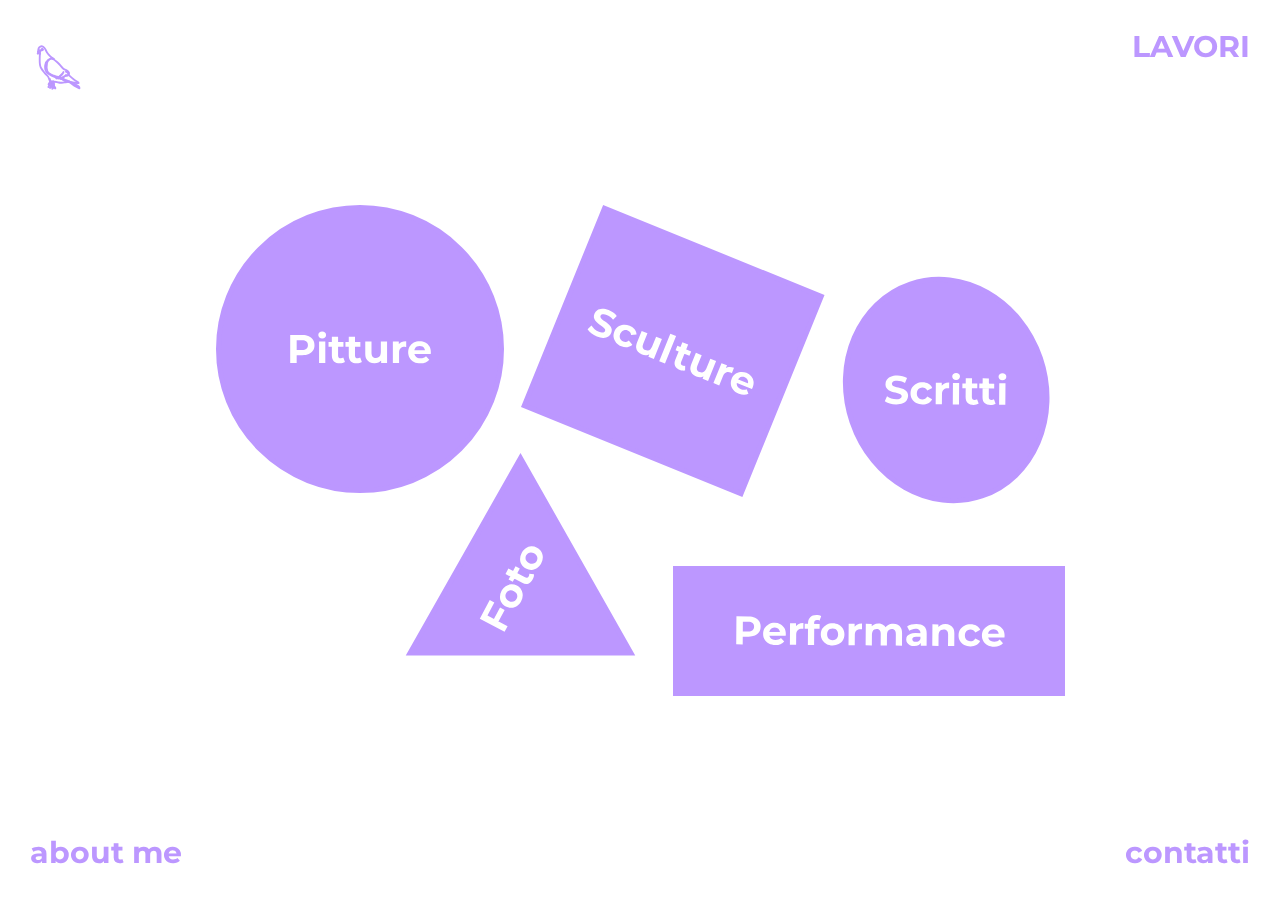
<file: opere/index.html>
<html lang="en">
<head>
    <meta charset="UTF-8">
    <meta name="viewport" content="width=device-width, initial-scale=1.0">
    <title>Pitospaintings</title>
    <link rel="stylesheet" href="/css/modern-normalize.css">
    <link rel="stylesheet" href="/css/style.css">
    <link rel="stylesheet" href="/css/operenav.css">


    
</head>

<body id="main" class="bodyLight">
    <header>
        <a href="/nav.html">
            <img id="piccione" src="/immagini/picer.svg" alt="piccione eretto">
        </a>
        
        <h1 id="lavori">lavori</h1>
    </header>


    <!-- Menù da dispositivo MOBILE -->
    <nav class="operenavmobile">
        <svg width="355" height="620" viewBox="0 0 355 620" fill="none" xmlns="http://www.w3.org/2000/svg">
            <a href="/opere/pitture.html">
                <circle class="shape" cx="102" cy="102" r="99.5" fill="#BC97FF" stroke="#BC97FF" stroke-width="5"/>
                <path class="text" d="M50.0271 113V92H59.1171C60.9971 92 62.6171 92.31 63.9771 92.93C65.3371 93.53 66.3871 94.4 67.1271 95.54C67.8671 96.68 68.2371 98.04 68.2371 99.62C68.2371 101.18 67.8671 102.53 67.1271 103.67C66.3871 104.81 65.3371 105.69 63.9771 106.31C62.6171 106.91 60.9971 107.21 59.1171 107.21H52.7271L54.8871 105.02V113H50.0271ZM54.8871 105.56L52.7271 103.25H58.8471C60.3471 103.25 61.4671 102.93 62.2071 102.29C62.9471 101.65 63.3171 100.76 63.3171 99.62C63.3171 98.46 62.9471 97.56 62.2071 96.92C61.4671 96.28 60.3471 95.96 58.8471 95.96H52.7271L54.8871 93.65V105.56ZM71.6698 113V96.86H76.3498V113H71.6698ZM74.0098 94.61C73.1498 94.61 72.4498 94.36 71.9098 93.86C71.3698 93.36 71.0998 92.74 71.0998 92C71.0998 91.26 71.3698 90.64 71.9098 90.14C72.4498 89.64 73.1498 89.39 74.0098 89.39C74.8698 89.39 75.5698 89.63 76.1098 90.11C76.6498 90.57 76.9198 91.17 76.9198 91.91C76.9198 92.69 76.6498 93.34 76.1098 93.86C75.5898 94.36 74.8898 94.61 74.0098 94.61ZM87.2932 113.24C85.3932 113.24 83.9132 112.76 82.8532 111.8C81.7932 110.82 81.2632 109.37 81.2632 107.45V93.29H85.9432V107.39C85.9432 108.07 86.1232 108.6 86.4832 108.98C86.8432 109.34 87.3332 109.52 87.9532 109.52C88.6932 109.52 89.3232 109.32 89.8432 108.92L91.1032 112.22C90.6232 112.56 90.0432 112.82 89.3632 113C88.7032 113.16 88.0132 113.24 87.2932 113.24ZM78.7732 100.82V97.22H89.9632V100.82H78.7732ZM99.9788 113.24C98.0788 113.24 96.5988 112.76 95.5388 111.8C94.4788 110.82 93.9488 109.37 93.9488 107.45V93.29H98.6288V107.39C98.6288 108.07 98.8088 108.6 99.1688 108.98C99.5288 109.34 100.019 109.52 100.639 109.52C101.379 109.52 102.009 109.32 102.529 108.92L103.789 112.22C103.309 112.56 102.729 112.82 102.049 113C101.389 113.16 100.699 113.24 99.9788 113.24ZM91.4588 100.82V97.22H102.649V100.82H91.4588ZM113.226 113.24C111.886 113.24 110.686 112.98 109.626 112.46C108.586 111.94 107.776 111.15 107.196 110.09C106.616 109.01 106.326 107.64 106.326 105.98V96.86H111.006V105.29C111.006 106.63 111.286 107.62 111.846 108.26C112.426 108.88 113.236 109.19 114.276 109.19C114.996 109.19 115.636 109.04 116.196 108.74C116.756 108.42 117.196 107.94 117.516 107.3C117.836 106.64 117.996 105.82 117.996 104.84V96.86H122.676V113H118.236V108.56L119.046 109.85C118.506 110.97 117.706 111.82 116.646 112.4C115.606 112.96 114.466 113.24 113.226 113.24ZM127.012 113V96.86H131.482V101.42L130.852 100.1C131.332 98.96 132.102 98.1 133.162 97.52C134.222 96.92 135.512 96.62 137.032 96.62V100.94C136.832 100.92 136.652 100.91 136.492 100.91C136.332 100.89 136.162 100.88 135.982 100.88C134.702 100.88 133.662 101.25 132.862 101.99C132.082 102.71 131.692 103.84 131.692 105.38V113H127.012ZM147.707 113.24C145.867 113.24 144.247 112.88 142.847 112.16C141.467 111.44 140.397 110.46 139.637 109.22C138.877 107.96 138.497 106.53 138.497 104.93C138.497 103.31 138.867 101.88 139.607 100.64C140.367 99.38 141.397 98.4 142.697 97.7C143.997 96.98 145.467 96.62 147.107 96.62C148.687 96.62 150.107 96.96 151.367 97.64C152.647 98.3 153.657 99.26 154.397 100.52C155.137 101.76 155.507 103.25 155.507 104.99C155.507 105.17 155.497 105.38 155.477 105.62C155.457 105.84 155.437 106.05 155.417 106.25H142.307V103.52H152.957L151.157 104.33C151.157 103.49 150.987 102.76 150.647 102.14C150.307 101.52 149.837 101.04 149.237 100.7C148.637 100.34 147.937 100.16 147.137 100.16C146.337 100.16 145.627 100.34 145.007 100.7C144.407 101.04 143.937 101.53 143.597 102.17C143.257 102.79 143.087 103.53 143.087 104.39V105.11C143.087 105.99 143.277 106.77 143.657 107.45C144.057 108.11 144.607 108.62 145.307 108.98C146.027 109.32 146.867 109.49 147.827 109.49C148.687 109.49 149.437 109.36 150.077 109.1C150.737 108.84 151.337 108.45 151.877 107.93L154.367 110.63C153.627 111.47 152.697 112.12 151.577 112.58C150.457 113.02 149.167 113.24 147.707 113.24Z" fill="white"/>
              </a>

            <a href="/opere/sculture.html">
                <rect class="shape" x="222.891" y="137.638" width="141.853" height="128.95" transform="rotate(24.7716 222.891 137.638)" fill="#BC97FF" stroke="#BC97FF" stroke-width="5"/>
                <path class="text" d="M202.752 215.762C201.194 215.133 199.784 214.326 198.521 213.342C197.265 212.339 196.336 211.327 195.734 210.308L198.634 207.532C199.229 208.462 200.014 209.35 200.988 210.197C201.988 211.032 203.072 211.685 204.24 212.157C205.13 212.517 205.878 212.722 206.483 212.772C207.115 212.811 207.624 212.725 208.011 212.515C208.398 212.305 208.673 211.995 208.838 211.587C209.048 211.068 209.009 210.578 208.72 210.116C208.44 209.636 208.003 209.169 207.41 208.714C206.825 208.24 206.158 207.755 205.409 207.259C204.687 206.751 203.97 206.203 203.259 205.614C202.566 205.032 201.969 204.402 201.466 203.725C200.963 203.047 200.633 202.289 200.476 201.449C200.338 200.616 200.478 199.681 200.897 198.642C201.347 197.53 202.052 196.639 203.012 195.97C203.998 195.29 205.203 194.924 206.626 194.873C208.074 194.811 209.716 195.15 211.552 195.892C212.776 196.386 213.922 197.021 214.989 197.797C216.064 198.555 216.939 199.404 217.616 200.346L214.843 203.206C214.144 202.32 213.389 201.573 212.578 200.965C211.774 200.338 210.936 199.849 210.064 199.497C209.193 199.145 208.438 198.959 207.799 198.938C207.16 198.917 206.653 199.025 206.277 199.262C205.908 199.48 205.638 199.802 205.466 200.228C205.264 200.729 205.303 201.219 205.584 201.699C205.872 202.161 206.312 202.619 206.905 203.074C207.498 203.529 208.155 204.011 208.878 204.518C209.619 205.033 210.34 205.572 211.04 206.135C211.758 206.706 212.369 207.33 212.872 208.007C213.375 208.685 213.696 209.44 213.834 210.272C213.991 211.112 213.863 212.042 213.452 213.062C213.01 214.156 212.299 215.034 211.32 215.696C210.341 216.357 209.128 216.719 207.679 216.781C206.249 216.851 204.607 216.511 202.752 215.762ZM221.065 223.028C219.451 222.376 218.145 221.471 217.146 220.313C216.155 219.136 215.533 217.817 215.282 216.357C215.049 214.904 215.232 213.436 215.831 211.952C216.438 210.45 217.325 209.266 218.494 208.401C219.689 207.525 221.049 207.017 222.572 206.877C224.102 206.719 225.674 206.965 227.288 207.617C228.864 208.253 230.102 209.141 231 210.28C231.907 211.401 232.391 212.686 232.453 214.135L228.357 214.584C228.252 213.722 227.97 213.004 227.512 212.431C227.072 211.865 226.508 211.443 225.822 211.166C225.08 210.866 224.345 210.764 223.617 210.858C222.889 210.952 222.225 211.234 221.626 211.704C221.045 212.181 220.578 212.855 220.226 213.727C219.874 214.599 219.742 215.408 219.828 216.155C219.934 216.909 220.215 217.573 220.674 218.146C221.133 218.72 221.733 219.156 222.475 219.456C223.161 219.733 223.855 219.83 224.557 219.747C225.286 219.652 225.99 219.322 226.672 218.756L229.297 221.951C228.253 222.932 227.013 223.521 225.575 223.716C224.145 223.894 222.641 223.664 221.065 223.028ZM236.582 229.293C235.34 228.792 234.324 228.101 233.536 227.222C232.766 226.351 232.311 225.315 232.17 224.115C232.037 222.896 232.281 221.517 232.902 219.978L236.317 211.521L240.657 213.274L237.5 221.091C236.999 222.333 236.888 223.356 237.167 224.159C237.473 224.951 238.108 225.542 239.072 225.931C239.74 226.201 240.389 226.301 241.021 226.233C241.66 226.146 242.248 225.866 242.784 225.392C243.328 224.9 243.783 224.199 244.15 223.291L247.138 215.891L251.478 217.643L245.435 232.609L241.317 230.947L242.98 226.83L243.248 228.329C242.328 229.166 241.268 229.654 240.068 229.795C238.894 229.925 237.732 229.758 236.582 229.293ZM249.455 234.233L257.79 213.592L262.129 215.344L253.794 235.985L249.455 234.233ZM264.966 240.755C263.204 240.043 262.011 239.044 261.388 237.757C260.772 236.452 260.823 234.909 261.542 233.128L266.844 219.998L271.184 221.751L265.904 234.825C265.65 235.456 265.618 236.014 265.81 236.502C266.009 236.97 266.396 237.32 266.971 237.553C267.657 237.83 268.316 237.88 268.948 237.704L268.88 241.236C268.308 241.371 267.673 241.395 266.975 241.307C266.303 241.209 265.633 241.024 264.966 240.755ZM261.716 226.048L263.064 222.71L273.44 226.9L272.092 230.238L261.716 226.048ZM277.249 245.715C276.007 245.213 274.991 244.523 274.203 243.644C273.433 242.772 272.978 241.736 272.837 240.536C272.704 239.318 272.948 237.939 273.569 236.4L276.984 227.943L281.324 229.695L278.167 237.512C277.666 238.755 277.555 239.777 277.834 240.581C278.14 241.373 278.775 241.963 279.739 242.353C280.407 242.622 281.056 242.723 281.688 242.654C282.327 242.567 282.915 242.287 283.451 241.813C283.995 241.321 284.45 240.621 284.817 239.712L287.805 232.313L292.145 234.065L286.102 249.031L281.985 247.368L283.647 243.251L283.915 244.751C282.995 245.587 281.935 246.076 280.735 246.217C279.561 246.347 278.399 246.179 277.249 245.715ZM290.122 250.654L296.165 235.688L300.31 237.362L298.603 241.59L298.513 240.13C299.385 239.253 300.421 238.744 301.621 238.603C302.828 238.444 304.137 238.648 305.546 239.218L303.929 243.223C303.751 243.13 303.587 243.053 303.439 242.993C303.298 242.915 303.144 242.842 302.977 242.775C301.791 242.295 300.688 242.249 299.669 242.636C298.676 243.011 297.891 243.913 297.315 245.341L294.461 252.407L290.122 250.654ZM309.222 258.626C307.516 257.937 306.149 256.996 305.12 255.805C304.11 254.62 303.485 253.311 303.244 251.877C303.011 250.424 303.194 248.955 303.794 247.472C304.4 245.97 305.279 244.782 306.429 243.91C307.606 243.026 308.928 242.503 310.395 242.34C311.87 242.16 313.368 242.376 314.889 242.99C316.354 243.582 317.543 244.429 318.457 245.531C319.397 246.622 319.974 247.891 320.188 249.336C320.41 250.763 320.195 252.283 319.544 253.896C319.476 254.063 319.388 254.254 319.28 254.469C319.179 254.666 319.082 254.853 318.988 255.031L306.832 250.122L307.854 247.591L317.73 251.579L315.757 251.656C316.072 250.877 316.187 250.136 316.104 249.434C316.021 248.732 315.765 248.111 315.336 247.571C314.915 247.012 314.333 246.583 313.591 246.284C312.849 245.984 312.123 245.885 311.414 245.987C310.73 246.078 310.111 246.356 309.556 246.822C309.009 247.27 308.574 247.892 308.252 248.69L307.982 249.357C307.653 250.173 307.537 250.968 307.635 251.741C307.758 252.502 308.077 253.181 308.592 253.777C309.132 254.362 309.847 254.834 310.737 255.194C311.535 255.516 312.279 255.676 312.97 255.674C313.679 255.68 314.381 255.543 315.077 255.263L316.375 258.699C315.374 259.201 314.268 259.456 313.058 259.463C311.854 259.451 310.576 259.172 309.222 258.626Z" fill="white"/>
                
            </a>
            
        <a href="/opere/performance.html">
            <path class="shape" d="M351.5 510.837V617.269H2.5V508.865L351.5 510.837Z" fill="#BC97FF" stroke="#BC97FF" stroke-width="5"/>
            <path class="text" d="M77.916 575.79L78.0816 554.791L87.1713 554.858C89.0513 554.871 90.6688 555.193 92.0239 555.823C93.3791 556.433 94.4222 557.311 95.1532 558.456C95.8842 559.602 96.2435 560.965 96.231 562.544C96.2187 564.104 95.8381 565.452 95.0891 566.586C94.3401 567.721 93.2832 568.593 91.9183 569.203C90.5537 569.793 88.9313 570.081 87.0514 570.067L80.6616 570.02L82.8388 567.846L82.7758 575.826L77.916 575.79ZM82.8345 568.386L80.6928 566.06L86.8126 566.105C88.3126 566.116 89.4351 565.805 90.1801 565.17C90.9251 564.535 91.3021 563.648 91.3111 562.508C91.3203 561.348 90.9574 560.446 90.2225 559.8C89.4875 559.155 88.3701 558.827 86.8701 558.815L80.7503 558.77L82.9284 556.476L82.8345 568.386ZM107.244 576.246C105.404 576.232 103.787 575.86 102.392 575.13C101.018 574.4 99.9558 573.412 99.2056 572.167C98.4555 570.901 98.0868 569.468 98.0995 567.868C98.1122 566.248 98.4935 564.821 99.2433 563.587C100.013 562.332 101.051 561.36 102.356 560.67C103.662 559.959 105.135 559.61 106.775 559.622C108.355 559.634 109.772 559.984 111.027 560.673C112.301 561.343 113.304 562.31 114.034 563.576C114.764 564.821 115.122 566.314 115.109 568.054C115.107 568.234 115.095 568.444 115.074 568.683C115.052 568.903 115.03 569.113 115.009 569.313L101.899 569.216L101.92 566.486L112.57 566.565L110.764 567.362C110.77 566.522 110.606 565.79 110.271 565.168C109.936 564.545 109.47 564.062 108.873 563.718C108.275 563.353 107.577 563.168 106.777 563.162C105.977 563.156 105.265 563.331 104.643 563.686C104.04 564.022 103.566 564.509 103.221 565.146C102.876 565.763 102.7 566.502 102.694 567.362L102.688 568.082C102.681 568.962 102.865 569.744 103.239 570.426C103.634 571.089 104.18 571.603 104.877 571.968C105.595 572.314 106.433 572.49 107.393 572.497C108.253 572.503 109.004 572.379 109.646 572.124C110.308 571.868 110.911 571.483 111.455 570.967L113.924 573.685C113.177 574.52 112.242 575.163 111.119 575.614C109.995 576.046 108.704 576.257 107.244 576.246ZM118.161 576.086L118.288 559.947L122.758 559.98L122.722 564.54L122.103 563.215C122.592 562.079 123.368 561.224 124.433 560.652C125.498 560.06 126.79 559.769 128.31 559.781L128.276 564.1C128.076 564.079 127.896 564.068 127.736 564.066C127.576 564.045 127.406 564.034 127.226 564.033C125.946 564.023 124.904 564.386 124.098 565.12C123.312 565.834 122.913 566.961 122.901 568.501L122.841 576.121L118.161 576.086ZM131.651 576.186L131.781 559.686C131.795 557.866 132.347 556.42 133.435 555.348C134.524 554.256 136.068 553.718 138.068 553.732C138.748 553.737 139.397 553.812 140.016 553.957C140.655 554.101 141.193 554.325 141.631 554.628L140.374 558.009C140.116 557.827 139.827 557.685 139.508 557.583C139.188 557.481 138.849 557.428 138.489 557.425C137.809 557.42 137.277 557.617 136.894 558.014C136.531 558.391 136.347 558.97 136.34 559.75L136.329 561.25L136.433 563.26L136.33 576.22L131.651 576.186ZM129.257 563.988L129.285 560.388L140.475 560.47L140.446 564.07L129.257 563.988ZM150.155 576.562C148.435 576.549 146.908 576.178 145.573 575.448C144.259 574.718 143.217 573.731 142.447 572.485C141.697 571.219 141.328 569.787 141.34 568.187C141.353 566.567 141.745 565.14 142.514 563.905C143.304 562.651 144.362 561.679 145.687 560.989C147.033 560.278 148.566 559.93 150.286 559.942C151.986 559.955 153.503 560.326 154.837 561.056C156.172 561.766 157.214 562.743 157.964 563.989C158.714 565.235 159.083 566.677 159.07 568.317C159.057 569.917 158.666 571.344 157.896 572.599C157.126 573.833 156.069 574.805 154.723 575.515C153.377 576.226 151.855 576.574 150.155 576.562ZM150.185 572.722C150.965 572.728 151.666 572.553 152.289 572.197C152.912 571.842 153.406 571.336 153.771 570.678C154.137 570.001 154.323 569.202 154.33 568.282C154.338 567.342 154.164 566.541 153.809 565.878C153.454 565.216 152.968 564.702 152.351 564.338C151.734 563.973 151.035 563.788 150.255 563.782C149.476 563.776 148.774 563.951 148.151 564.307C147.528 564.662 147.024 565.168 146.639 565.826C146.274 566.483 146.088 567.282 146.08 568.222C146.073 569.142 146.247 569.943 146.601 570.626C146.976 571.288 147.472 571.802 148.089 572.167C148.706 572.531 149.405 572.716 150.185 572.722ZM162.134 576.41L162.262 560.271L166.732 560.303L166.696 564.863L166.076 563.539C166.565 562.402 167.342 561.548 168.406 560.976C169.471 560.384 170.763 560.093 172.283 560.104L172.249 564.424C172.049 564.403 171.87 564.391 171.71 564.39C171.55 564.369 171.38 564.358 171.2 564.356C169.92 564.347 168.877 564.709 168.071 565.443C167.285 566.158 166.887 567.285 166.874 568.825L166.814 576.444L162.134 576.41ZM195.765 560.277C197.045 560.287 198.173 560.555 199.149 561.082C200.145 561.589 200.918 562.375 201.47 563.439C202.042 564.483 202.321 565.826 202.308 567.466L202.235 576.705L197.556 576.671L197.623 568.151C197.633 566.851 197.371 565.889 196.835 565.265C196.3 564.641 195.543 564.326 194.563 564.318C193.883 564.313 193.272 564.469 192.729 564.785C192.187 565.081 191.763 565.538 191.458 566.156C191.153 566.773 190.997 567.562 190.99 568.522L190.926 576.622L186.246 576.588L186.313 568.068C186.323 566.768 186.061 565.806 185.526 565.182C185.011 564.558 184.263 564.243 183.283 564.235C182.603 564.23 181.992 564.386 181.449 564.702C180.907 564.998 180.483 565.455 180.179 566.073C179.874 566.69 179.717 567.479 179.71 568.439L179.646 576.539L174.966 576.504L175.093 560.365L179.563 560.398L179.529 564.808L178.699 563.512C179.267 562.416 180.064 561.592 181.088 561.039C182.133 560.467 183.315 560.185 184.635 560.195C186.115 560.206 187.402 560.596 188.496 561.364C189.61 562.112 190.341 563.257 190.689 564.8L189.043 564.338C189.592 563.082 190.46 562.088 191.646 561.357C192.852 560.626 194.225 560.266 195.765 560.277ZM216.33 576.809L216.355 573.659L216.06 572.967L216.105 567.327C216.113 566.327 215.809 565.545 215.193 564.98C214.598 564.416 213.67 564.129 212.41 564.12C211.55 564.113 210.699 564.247 209.857 564.521C209.035 564.775 208.332 565.13 207.748 565.586L206.094 562.303C206.979 561.69 208.043 561.218 209.285 560.887C210.528 560.556 211.789 560.395 213.069 560.405C215.529 560.423 217.434 561.017 218.785 562.187C220.136 563.357 220.802 565.172 220.782 567.632L220.71 576.841L216.33 576.809ZM211.408 577.013C210.148 577.003 209.07 576.786 208.173 576.359C207.277 575.912 206.591 575.317 206.117 574.574C205.643 573.83 205.41 572.998 205.417 572.079C205.424 571.119 205.661 570.28 206.127 569.564C206.612 568.847 207.367 568.293 208.39 567.9C209.413 567.488 210.745 567.288 212.385 567.3L216.675 567.331L216.653 570.061L212.873 570.033C211.773 570.025 211.012 570.2 210.589 570.557C210.186 570.914 209.983 571.362 209.978 571.902C209.974 572.502 210.2 572.984 210.657 573.347C211.134 573.691 211.783 573.865 212.603 573.871C213.383 573.877 214.084 573.702 214.707 573.347C215.33 572.972 215.784 572.425 216.07 571.707L216.773 573.872C216.425 574.91 215.799 575.695 214.894 576.228C213.99 576.762 212.828 577.023 211.408 577.013ZM234.884 560.565C236.164 560.575 237.302 560.843 238.298 561.37C239.314 561.878 240.108 562.664 240.679 563.728C241.251 564.772 241.531 566.114 241.518 567.754L241.445 576.994L236.765 576.959L236.832 568.44C236.842 567.14 236.56 566.178 235.985 565.553C235.43 564.929 234.632 564.613 233.592 564.606C232.852 564.6 232.181 564.755 231.579 565.071C230.996 565.367 230.532 565.833 230.187 566.471C229.862 567.108 229.696 567.927 229.688 568.927L229.625 576.907L224.945 576.872L225.073 560.733L229.542 560.766L229.507 565.236L228.678 563.88C229.266 562.804 230.103 561.98 231.187 561.408C232.272 560.836 233.504 560.555 234.884 560.565ZM253.602 577.323C251.862 577.311 250.315 576.949 248.96 576.239C247.606 575.509 246.544 574.511 245.774 573.246C245.024 571.98 244.655 570.547 244.668 568.947C244.681 567.327 245.072 565.9 245.842 564.666C246.631 563.412 247.709 562.44 249.075 561.75C250.44 561.04 251.993 560.691 253.733 560.704C255.433 560.716 256.91 561.087 258.164 561.817C259.419 562.526 260.341 563.543 260.93 564.867L257.285 566.79C256.871 566.027 256.346 565.463 255.708 565.099C255.091 564.734 254.413 564.549 253.673 564.544C252.873 564.538 252.151 564.712 251.509 565.068C250.866 565.423 250.352 565.929 249.967 566.586C249.601 567.244 249.415 568.042 249.408 568.982C249.4 569.922 249.574 570.724 249.929 571.386C250.303 572.049 250.809 572.563 251.447 572.927C252.084 573.292 252.802 573.477 253.602 573.483C254.342 573.489 255.024 573.324 255.646 572.988C256.289 572.633 256.824 572.067 257.25 571.29L260.864 573.297C260.254 574.592 259.316 575.595 258.05 576.306C256.785 576.997 255.302 577.336 253.602 577.323ZM271.331 577.454C269.491 577.44 267.874 577.068 266.48 576.338C265.105 575.608 264.043 574.62 263.293 573.375C262.543 572.109 262.174 570.676 262.187 569.076C262.2 567.456 262.581 566.029 263.331 564.795C264.101 563.54 265.138 562.568 266.444 561.877C267.749 561.167 269.222 560.818 270.862 560.83C272.442 560.842 273.859 561.192 275.114 561.881C276.389 562.551 277.391 563.518 278.121 564.784C278.851 566.029 279.21 567.522 279.196 569.262C279.194 569.442 279.183 569.651 279.161 569.891C279.139 570.111 279.118 570.321 279.096 570.521L265.986 570.424L266.008 567.694L276.658 567.773L274.851 568.57C274.858 567.73 274.694 566.998 274.358 566.376C274.023 565.753 273.557 565.27 272.96 564.926C272.363 564.561 271.664 564.376 270.864 564.37C270.064 564.364 269.353 564.539 268.73 564.894C268.127 565.23 267.653 565.717 267.308 566.354C266.964 566.971 266.788 567.71 266.781 568.57L266.775 569.29C266.768 570.17 266.952 570.951 267.327 571.634C267.722 572.297 268.268 572.811 268.965 573.176C269.682 573.522 270.521 573.698 271.481 573.705C272.341 573.711 273.092 573.587 273.734 573.331C274.396 573.076 274.999 572.691 275.543 572.175L278.011 574.893C277.265 575.728 276.33 576.371 275.206 576.822C274.083 577.254 272.791 577.465 271.331 577.454Z" fill="white"/>
                            
        </a>

        <a href="/opere/foto.html">
            <path class="shape" d="M19.1342 274.316L212.96 318.637L75.3341 462.136L19.1342 274.316Z" fill="#BC97FF" stroke="#BC97FF" stroke-width="5"/>
            <path class="text" d="M74.8497 345.78L84.6973 347.932L83.8647 351.742L74.0171 349.59L74.8497 345.78ZM72.7355 357.14L67.9876 356.103L72.4711 335.587L87.9752 338.975L87.1425 342.785L76.3864 340.435L72.7355 357.14ZM93.4632 361.916C91.7828 361.549 90.365 360.87 89.2096 359.881C88.0737 358.895 87.2572 357.714 86.7599 356.336C86.2864 354.943 86.2205 353.465 86.5621 351.901C86.908 350.319 87.5845 349.003 88.5917 347.954C89.6228 346.889 90.8578 346.156 92.2968 345.754C93.7596 345.337 95.3312 345.312 97.0115 345.679C98.6723 346.042 100.08 346.718 101.236 347.708C102.395 348.678 103.214 349.849 103.692 351.223C104.17 352.597 104.233 354.085 103.883 355.687C103.542 357.25 102.865 358.566 101.854 359.635C100.846 360.684 99.6114 361.417 98.1486 361.834C96.6858 362.252 95.124 362.279 93.4632 361.916ZM94.283 358.164C95.045 358.331 95.7673 358.304 96.4499 358.085C97.1324 357.866 97.72 357.472 98.2126 356.904C98.7095 356.317 99.0562 355.574 99.2526 354.675C99.4533 353.756 99.4482 352.937 99.2374 352.215C99.0267 351.493 98.6568 350.89 98.128 350.406C97.5992 349.922 96.9537 349.597 96.1917 349.43C95.4297 349.264 94.7074 349.29 94.0248 349.51C93.3423 349.729 92.7449 350.12 92.2328 350.684C91.7402 351.252 91.3935 351.995 91.1928 352.913C90.9964 353.812 91.0014 354.632 91.208 355.373C91.4383 356.099 91.8179 356.704 92.3467 357.188C92.8756 357.672 93.521 357.998 94.283 358.164ZM111.613 365.882C109.757 365.477 108.413 364.692 107.583 363.527C106.756 362.344 106.548 360.814 106.958 358.938L109.981 345.105L114.553 346.104L111.543 359.879C111.398 360.543 111.461 361.099 111.731 361.547C112.006 361.976 112.446 362.257 113.052 362.389C113.775 362.547 114.433 362.486 115.027 362.206L115.553 365.699C115.011 365.929 114.389 366.059 113.687 366.09C113.008 366.105 112.316 366.036 111.613 365.882ZM105.941 351.93L106.71 348.413L117.642 350.802L116.873 354.319L105.941 351.93ZM124.918 368.79C123.238 368.423 121.82 367.744 120.664 366.755C119.529 365.77 118.712 364.588 118.215 363.21C117.741 361.817 117.675 360.339 118.017 358.776C118.363 357.193 119.039 355.877 120.047 354.828C121.078 353.763 122.313 353.03 123.752 352.628C125.215 352.211 126.786 352.186 128.466 352.553C130.127 352.916 131.535 353.592 132.691 354.582C133.85 355.552 134.669 356.723 135.147 358.097C135.625 359.471 135.688 360.959 135.338 362.561C134.997 364.124 134.32 365.44 133.309 366.509C132.301 367.558 131.066 368.291 129.604 368.708C128.141 369.126 126.579 369.153 124.918 368.79ZM125.738 365.038C126.5 365.205 127.222 365.179 127.905 364.959C128.587 364.74 129.175 364.346 129.668 363.778C130.164 363.191 130.511 362.448 130.707 361.549C130.908 360.631 130.903 359.811 130.692 359.089C130.482 358.367 130.112 357.765 129.583 357.28C129.054 356.796 128.409 356.471 127.647 356.305C126.885 356.138 126.162 356.164 125.48 356.384C124.797 356.603 124.2 356.995 123.688 357.558C123.195 358.126 122.848 358.869 122.648 359.788C122.451 360.686 122.456 361.506 122.663 362.248C122.893 362.973 123.273 363.578 123.802 364.063C124.33 364.547 124.976 364.872 125.738 365.038Z" fill="white"/>
                            
        </a>

        <a href="/opere/scritti.html">
            <path class="shape" d="M337.358 384.019C351.516 425.881 332.648 469.546 295.972 481.949C259.297 494.353 217.799 471.103 203.641 429.241C189.484 387.379 208.352 343.714 245.027 331.31C281.703 318.907 323.201 342.157 337.358 384.019Z" fill="#BC97FF" stroke="#BC97FF" stroke-width="5"/>
            <path class="text" d="M233.648 417.555C231.968 417.543 230.36 417.31 228.823 416.859C227.287 416.387 226.051 415.788 225.117 415.06L226.795 411.413C227.69 412.06 228.746 412.598 229.962 413.027C231.199 413.437 232.448 413.646 233.708 413.656C234.668 413.663 235.438 413.579 236.02 413.403C236.621 413.208 237.063 412.941 237.346 412.604C237.628 412.266 237.771 411.877 237.775 411.437C237.779 410.877 237.562 410.435 237.125 410.112C236.687 409.768 236.11 409.494 235.391 409.289C234.673 409.063 233.874 408.857 232.996 408.67C232.137 408.464 231.269 408.217 230.391 407.93C229.533 407.644 228.746 407.278 228.03 406.832C227.313 406.387 226.727 405.802 226.273 405.079C225.838 404.356 225.625 403.434 225.634 402.314C225.643 401.114 225.971 400.026 226.619 399.051C227.286 398.056 228.272 397.274 229.577 396.704C230.901 396.114 232.554 395.827 234.534 395.842C235.854 395.852 237.152 396.022 238.43 396.351C239.707 396.661 240.834 397.13 241.809 397.757L240.281 401.436C239.305 400.868 238.329 400.451 237.351 400.183C236.373 399.896 235.414 399.748 234.474 399.741C233.534 399.734 232.763 399.838 232.161 400.054C231.56 400.269 231.128 400.556 230.865 400.914C230.602 401.252 230.469 401.651 230.466 402.111C230.462 402.651 230.678 403.092 231.116 403.436C231.553 403.759 232.131 404.024 232.85 404.229C233.568 404.434 234.356 404.641 235.215 404.847C236.093 405.054 236.962 405.29 237.82 405.557C238.698 405.824 239.495 406.18 240.212 406.625C240.928 407.071 241.504 407.655 241.938 408.378C242.393 409.102 242.616 410.014 242.607 411.114C242.598 412.294 242.26 413.371 241.593 414.346C240.925 415.321 239.929 416.103 238.605 416.693C237.3 417.283 235.648 417.571 233.648 417.555ZM253.349 417.586C251.609 417.572 250.062 417.211 248.707 416.5C247.353 415.77 246.291 414.772 245.52 413.506C244.77 412.24 244.401 410.807 244.413 409.207C244.425 407.587 244.816 406.16 245.586 404.926C246.375 403.672 247.453 402.7 248.818 402.011C250.183 401.301 251.736 400.953 253.476 400.966C255.176 400.979 256.653 401.35 257.908 402.08C259.162 402.789 260.084 403.807 260.674 405.131L257.03 407.053C256.615 406.29 256.09 405.726 255.452 405.361C254.835 404.997 254.157 404.811 253.417 404.806C252.617 404.8 251.895 404.974 251.253 405.329C250.61 405.684 250.096 406.19 249.711 406.848C249.346 407.505 249.16 408.303 249.153 409.243C249.146 410.183 249.319 410.985 249.674 411.647C250.049 412.31 250.555 412.824 251.193 413.189C251.83 413.554 252.549 413.739 253.349 413.745C254.089 413.751 254.77 413.586 255.392 413.251C256.035 412.896 256.569 412.33 256.995 411.553L260.61 413.561C260 414.856 259.063 415.859 257.797 416.569C256.532 417.26 255.049 417.599 253.349 417.586ZM263.275 417.421L263.398 401.282L267.868 401.316L267.834 405.876L267.214 404.551C267.702 403.415 268.479 402.56 269.543 401.989C270.608 401.397 271.9 401.106 273.42 401.118L273.387 405.438C273.187 405.416 273.007 405.405 272.847 405.404C272.687 405.383 272.518 405.371 272.338 405.37C271.058 405.36 270.015 405.722 269.209 406.456C268.424 407.17 268.025 408.297 268.013 409.837L267.955 417.457L263.275 417.421ZM276.107 417.519L276.23 401.379L280.91 401.415L280.787 417.555L276.107 417.519ZM278.587 399.147C277.727 399.141 277.029 398.885 276.493 398.381C275.957 397.877 275.691 397.255 275.697 396.515C275.703 395.775 275.977 395.157 276.521 394.662C277.065 394.166 277.767 393.921 278.627 393.928C279.487 393.934 280.185 394.179 280.721 394.664C281.258 395.128 281.523 395.73 281.518 396.47C281.512 397.25 281.237 397.898 280.693 398.413C280.169 398.909 279.467 399.154 278.587 399.147ZM291.728 417.878C289.828 417.864 288.352 417.372 287.299 416.404C286.247 415.416 285.728 413.962 285.743 412.042L285.85 397.883L290.53 397.918L290.423 412.018C290.418 412.698 290.594 413.229 290.951 413.612C291.308 413.975 291.797 414.158 292.417 414.163C293.157 414.169 293.788 413.974 294.311 413.578L295.546 416.887C295.063 417.223 294.481 417.479 293.8 417.654C293.139 417.809 292.448 417.884 291.728 417.878ZM283.303 405.393L283.331 401.794L294.52 401.879L294.493 405.479L283.303 405.393ZM304.413 417.975C302.513 417.96 301.037 417.469 299.985 416.501C298.932 415.513 298.413 414.059 298.428 412.139L298.536 397.979L303.215 398.015L303.108 412.115C303.103 412.795 303.279 413.326 303.636 413.709C303.993 414.071 304.482 414.255 305.102 414.26C305.842 414.265 306.473 414.07 306.996 413.674L308.231 416.984C307.749 417.32 307.167 417.576 306.485 417.75C305.824 417.905 305.133 417.98 304.413 417.975ZM295.988 405.49L296.016 401.89L307.205 401.976L307.178 405.575L295.988 405.49ZM310.852 417.784L310.975 401.644L315.655 401.68L315.532 417.819L310.852 417.784ZM313.332 399.412C312.472 399.406 311.774 399.15 311.238 398.646C310.702 398.142 310.437 397.52 310.442 396.78C310.448 396.04 310.723 395.422 311.266 394.926C311.81 394.43 312.512 394.186 313.372 394.192C314.232 394.199 314.93 394.444 315.466 394.928C316.003 395.392 316.268 395.994 316.263 396.734C316.257 397.514 315.982 398.162 315.438 398.678C314.914 399.174 314.212 399.419 313.332 399.412Z" fill="white"/>
                            
        </a>    
        </svg>
    </nav>


        <!-- Menù da DEKSTOP -->
    <nav class="operenavdekstop">
        <svg width="849" height="491" viewBox="0 0 849 491" fill="none" xmlns="http://www.w3.org/2000/svg">
            
            <a href="/opere/pitture.html">
                <circle class="shape" cx="144" cy="144" r="141.5" fill="#BC97FF" stroke="#BC97FF" stroke-width="5"/>
                <path class="text" d="M74.2028 158V130H86.3228C88.8295 130 90.9895 130.413 92.8028 131.24C94.6161 132.04 96.0161 133.2 97.0028 134.72C97.9895 136.24 98.4828 138.053 98.4828 140.16C98.4828 142.24 97.9895 144.04 97.0028 145.56C96.0161 147.08 94.6161 148.253 92.8028 149.08C90.9895 149.88 88.8295 150.28 86.3228 150.28H77.8028L80.6828 147.36V158H74.2028ZM80.6828 148.08L77.8028 145H85.9628C87.9628 145 89.4561 144.573 90.4428 143.72C91.4295 142.867 91.9228 141.68 91.9228 140.16C91.9228 138.613 91.4295 137.413 90.4428 136.56C89.4561 135.707 87.9628 135.28 85.9628 135.28H77.8028L80.6828 132.2V148.08ZM103.06 158V136.48H109.3V158H103.06ZM106.18 133.48C105.033 133.48 104.1 133.147 103.38 132.48C102.66 131.813 102.3 130.987 102.3 130C102.3 129.013 102.66 128.187 103.38 127.52C104.1 126.853 105.033 126.52 106.18 126.52C107.326 126.52 108.26 126.84 108.98 127.48C109.7 128.093 110.06 128.893 110.06 129.88C110.06 130.92 109.7 131.787 108.98 132.48C108.286 133.147 107.353 133.48 106.18 133.48ZM123.891 158.32C121.358 158.32 119.384 157.68 117.971 156.4C116.558 155.093 115.851 153.16 115.851 150.6V131.72H122.091V150.52C122.091 151.427 122.331 152.133 122.811 152.64C123.291 153.12 123.944 153.36 124.771 153.36C125.758 153.36 126.598 153.093 127.291 152.56L128.971 156.96C128.331 157.413 127.558 157.76 126.651 158C125.771 158.213 124.851 158.32 123.891 158.32ZM112.531 141.76V136.96H127.451V141.76H112.531ZM140.805 158.32C138.272 158.32 136.298 157.68 134.885 156.4C133.472 155.093 132.765 153.16 132.765 150.6V131.72H139.005V150.52C139.005 151.427 139.245 152.133 139.725 152.64C140.205 153.12 140.858 153.36 141.685 153.36C142.672 153.36 143.512 153.093 144.205 152.56L145.885 156.96C145.245 157.413 144.472 157.76 143.565 158C142.685 158.213 141.765 158.32 140.805 158.32ZM129.445 141.76V136.96H144.365V141.76H129.445ZM158.468 158.32C156.681 158.32 155.081 157.973 153.668 157.28C152.281 156.587 151.201 155.533 150.428 154.12C149.654 152.68 149.268 150.853 149.268 148.64V136.48H155.508V147.72C155.508 149.507 155.881 150.827 156.628 151.68C157.401 152.507 158.481 152.92 159.868 152.92C160.828 152.92 161.681 152.72 162.428 152.32C163.174 151.893 163.761 151.253 164.188 150.4C164.614 149.52 164.828 148.427 164.828 147.12V136.48H171.068V158H165.148V152.08L166.228 153.8C165.508 155.293 164.441 156.427 163.028 157.2C161.641 157.947 160.121 158.32 158.468 158.32ZM176.849 158V136.48H182.809V142.56L181.969 140.8C182.609 139.28 183.635 138.133 185.049 137.36C186.462 136.56 188.182 136.16 190.209 136.16V141.92C189.942 141.893 189.702 141.88 189.489 141.88C189.275 141.853 189.049 141.84 188.809 141.84C187.102 141.84 185.715 142.333 184.649 143.32C183.609 144.28 183.089 145.787 183.089 147.84V158H176.849ZM204.443 158.32C201.989 158.32 199.829 157.84 197.963 156.88C196.123 155.92 194.696 154.613 193.683 152.96C192.669 151.28 192.163 149.373 192.163 147.24C192.163 145.08 192.656 143.173 193.643 141.52C194.656 139.84 196.029 138.533 197.763 137.6C199.496 136.64 201.456 136.16 203.643 136.16C205.749 136.16 207.643 136.613 209.323 137.52C211.029 138.4 212.376 139.68 213.363 141.36C214.349 143.013 214.843 145 214.843 147.32C214.843 147.56 214.829 147.84 214.803 148.16C214.776 148.453 214.749 148.733 214.723 149H197.243V145.36H211.443L209.043 146.44C209.043 145.32 208.816 144.347 208.363 143.52C207.909 142.693 207.283 142.053 206.483 141.6C205.683 141.12 204.749 140.88 203.683 140.88C202.616 140.88 201.669 141.12 200.843 141.6C200.043 142.053 199.416 142.707 198.963 143.56C198.509 144.387 198.283 145.373 198.283 146.52V147.48C198.283 148.653 198.536 149.693 199.043 150.6C199.576 151.48 200.309 152.16 201.243 152.64C202.203 153.093 203.323 153.32 204.603 153.32C205.749 153.32 206.749 153.147 207.603 152.8C208.483 152.453 209.283 151.933 210.003 151.24L213.323 154.84C212.336 155.96 211.096 156.827 209.603 157.44C208.109 158.027 206.389 158.32 204.443 158.32Z" fill="white"/>
                                
            </a>

            <a href="/opere/sculture.html">
                <rect class="shape" x="388.521" y="3.25777" width="234" height="213" transform="rotate(22.137 388.521 3.25777)" fill="#BC97FF" stroke="#BC97FF" stroke-width="5"/>
                <path class="text" d="M380.933 131.564C378.856 130.725 376.975 129.649 375.291 128.336C373.616 126.999 372.378 125.65 371.575 124.291L375.442 120.589C376.235 121.83 377.281 123.014 378.58 124.143C379.913 125.256 381.359 126.128 382.917 126.757C384.104 127.236 385.101 127.509 385.907 127.576C386.749 127.628 387.428 127.514 387.944 127.234C388.46 126.953 388.828 126.541 389.047 125.997C389.327 125.305 389.274 124.651 388.89 124.035C388.516 123.395 387.934 122.772 387.143 122.165C386.363 121.534 385.474 120.887 384.476 120.225C383.512 119.549 382.556 118.818 381.608 118.032C380.685 117.257 379.888 116.417 379.217 115.514C378.547 114.61 378.107 113.599 377.898 112.479C377.713 111.369 377.9 110.122 378.46 108.737C379.059 107.253 379.998 106.066 381.279 105.173C382.594 104.267 384.2 103.779 386.097 103.711C388.029 103.628 390.218 104.081 392.666 105.07C394.298 105.729 395.826 106.575 397.248 107.61C398.681 108.62 399.849 109.753 400.751 111.009L397.054 114.822C396.122 113.64 395.115 112.644 394.033 111.833C392.961 110.998 391.844 110.346 390.682 109.876C389.52 109.407 388.513 109.159 387.661 109.131C386.81 109.104 386.133 109.247 385.632 109.563C385.141 109.853 384.781 110.283 384.551 110.852C384.281 111.519 384.334 112.173 384.708 112.813C385.092 113.428 385.679 114.039 386.47 114.646C387.26 115.253 388.137 115.895 389.1 116.571C390.088 117.258 391.049 117.976 391.983 118.727C392.941 119.488 393.755 120.32 394.426 121.224C395.096 122.127 395.524 123.134 395.708 124.243C395.918 125.363 395.748 126.603 395.198 127.963C394.609 129.422 393.662 130.593 392.357 131.475C391.052 132.357 389.433 132.839 387.502 132.922C385.595 133.015 383.405 132.562 380.933 131.564ZM405.349 141.251C403.198 140.382 401.457 139.175 400.125 137.631C398.803 136.062 397.974 134.304 397.639 132.356C397.328 130.419 397.572 128.462 398.371 126.483C399.18 124.481 400.364 122.902 401.922 121.749C403.516 120.58 405.328 119.903 407.359 119.716C409.4 119.505 411.496 119.834 413.647 120.703C415.749 121.551 417.399 122.735 418.597 124.254C419.805 125.749 420.451 127.462 420.534 129.393L415.072 129.992C414.932 128.843 414.557 127.886 413.945 127.121C413.358 126.367 412.608 125.805 411.693 125.435C410.704 125.036 409.724 124.899 408.753 125.024C407.782 125.15 406.896 125.526 406.097 126.152C405.323 126.788 404.701 127.688 404.231 128.85C403.762 130.012 403.585 131.091 403.701 132.087C403.841 133.092 404.217 133.977 404.829 134.742C405.44 135.507 406.24 136.089 407.229 136.488C408.144 136.858 409.07 136.987 410.006 136.876C410.977 136.75 411.917 136.31 412.826 135.556L416.325 139.816C414.934 141.124 413.28 141.908 411.363 142.169C409.456 142.405 407.451 142.099 405.349 141.251ZM426.039 149.605C424.382 148.936 423.029 148.016 421.978 146.844C420.952 145.681 420.345 144.3 420.157 142.7C419.979 141.075 420.304 139.237 421.133 137.185L425.686 125.909L431.472 128.246L427.263 138.668C426.594 140.325 426.446 141.688 426.819 142.759C427.227 143.815 428.073 144.603 429.359 145.122C430.249 145.482 431.116 145.616 431.958 145.524C432.81 145.408 433.593 145.035 434.309 144.403C435.034 143.747 435.641 142.813 436.13 141.601L440.114 131.735L445.9 134.072L437.842 154.026L432.353 151.81L434.57 146.32L434.927 148.32C433.7 149.435 432.287 150.086 430.687 150.274C429.121 150.447 427.572 150.224 426.039 149.605ZM443.203 156.191L454.316 128.67L460.102 131.006L448.989 158.527L443.203 156.191ZM463.884 164.887C461.535 163.938 459.945 162.606 459.113 160.89C458.292 159.149 458.361 157.092 459.319 154.718L466.389 137.212L472.175 139.548L465.135 156.98C464.796 157.821 464.754 158.566 465.009 159.216C465.275 159.841 465.791 160.308 466.557 160.617C467.472 160.987 468.351 161.054 469.193 160.819L469.104 165.528C468.34 165.709 467.494 165.741 466.563 165.624C465.667 165.492 464.774 165.246 463.884 164.887ZM459.551 145.278L461.348 140.827L475.183 146.414L473.386 150.865L459.551 145.278ZM480.262 171.501C478.605 170.832 477.251 169.911 476.2 168.739C475.174 167.577 474.567 166.196 474.379 164.596C474.201 162.971 474.527 161.132 475.356 159.08L479.909 147.805L485.695 150.141L481.486 160.563C480.817 162.22 480.669 163.584 481.042 164.655C481.449 165.711 482.296 166.498 483.582 167.018C484.472 167.377 485.338 167.511 486.18 167.42C487.032 167.304 487.816 166.93 488.531 166.298C489.256 165.642 489.864 164.708 490.353 163.497L494.337 153.631L500.123 155.967L492.065 175.922L486.576 173.705L488.792 168.216L489.15 170.215C487.923 171.33 486.51 171.982 484.91 172.169C483.344 172.343 481.795 172.12 480.262 171.501ZM497.426 178.086L505.483 158.132L511.01 160.363L508.733 166.001L508.613 164.054C509.776 162.885 511.157 162.206 512.757 162.018C514.367 161.805 516.112 162.078 517.991 162.837L515.834 168.178C515.597 168.054 515.38 167.951 515.182 167.872C514.994 167.767 514.789 167.67 514.566 167.58C512.984 166.941 511.513 166.879 510.155 167.395C508.831 167.895 507.785 169.098 507.016 171.002L503.212 180.423L497.426 178.086ZM522.892 188.715C520.618 187.796 518.794 186.542 517.423 184.953C516.076 183.374 515.243 181.628 514.922 179.716C514.612 177.779 514.856 175.821 515.654 173.843C516.463 171.84 517.635 170.257 519.168 169.093C520.737 167.915 522.5 167.217 524.457 167.001C526.423 166.76 528.42 167.049 530.448 167.867C532.401 168.656 533.987 169.785 535.206 171.255C536.459 172.71 537.228 174.401 537.514 176.329C537.81 178.231 537.523 180.258 536.655 182.409C536.565 182.632 536.448 182.886 536.303 183.173C536.168 183.435 536.039 183.685 535.914 183.922L519.706 177.377L521.069 174.002L534.236 179.319L531.606 179.421C532.025 178.383 532.18 177.396 532.069 176.459C531.958 175.523 531.617 174.695 531.045 173.975C530.482 173.23 529.707 172.658 528.718 172.259C527.729 171.86 526.761 171.728 525.815 171.863C524.903 171.984 524.078 172.355 523.338 172.977C522.608 173.574 522.028 174.404 521.599 175.467L521.239 176.357C520.8 177.445 520.646 178.504 520.776 179.535C520.941 180.55 521.366 181.455 522.052 182.25C522.772 183.03 523.726 183.659 524.913 184.139C525.976 184.568 526.968 184.782 527.889 184.78C528.835 184.788 529.772 184.605 530.699 184.232L532.429 188.813C531.095 189.482 529.621 189.821 528.007 189.831C526.402 189.816 524.697 189.444 522.892 188.715Z" fill="white"/>
                                
            </a>

        <a href="/opere/performance.html">
            <rect class="shape" x="459.5" y="363.5" width="387" height="125" fill="#BC97FF" stroke="#BC97FF" stroke-width="5"/>
            <path class="text" d="M520.22 439.364L520.433 411.365L532.553 411.457C535.059 411.476 537.216 411.906 539.023 412.746C540.83 413.56 542.221 414.731 543.196 416.258C544.172 417.786 544.651 419.603 544.635 421.709C544.619 423.789 544.112 425.585 543.114 427.098C542.116 428.61 540.707 429.773 538.887 430.586C537.068 431.372 534.905 431.755 532.398 431.736L523.878 431.671L526.781 428.773L526.7 439.413L520.22 439.364ZM526.775 429.493L523.919 426.392L532.078 426.454C534.078 426.469 535.575 426.054 536.568 425.208C537.561 424.362 538.064 423.179 538.075 421.659C538.087 420.113 537.603 418.909 536.623 418.048C535.642 417.187 534.152 416.749 532.153 416.734L523.993 416.672L526.896 413.614L526.775 429.493ZM559.323 439.982C556.87 439.963 554.714 439.467 552.854 438.492C551.022 437.518 549.605 436.201 548.604 434.54C547.604 432.852 547.112 430.942 547.128 428.808C547.145 426.649 547.652 424.746 548.652 423.1C549.678 421.428 551.061 420.132 552.801 419.211C554.542 418.265 556.506 417.8 558.692 417.816C560.799 417.832 562.689 418.3 564.362 419.22C566.062 420.112 567.398 421.403 568.372 423.09C569.346 424.751 569.825 426.741 569.807 429.061C569.805 429.301 569.79 429.581 569.76 429.901C569.732 430.194 569.703 430.474 569.674 430.74L552.195 430.607L552.222 426.967L566.422 427.075L564.014 428.137C564.022 427.017 563.803 426.042 563.356 425.212C562.909 424.382 562.287 423.737 561.491 423.278C560.694 422.792 559.763 422.545 558.696 422.536C557.63 422.528 556.681 422.761 555.851 423.235C555.047 423.682 554.416 424.331 553.956 425.18C553.496 426.004 553.262 426.989 553.253 428.135L553.246 429.095C553.237 430.268 553.483 431.31 553.982 432.221C554.509 433.105 555.237 433.79 556.167 434.278C557.123 434.738 558.241 434.973 559.521 434.983C560.668 434.992 561.669 434.826 562.525 434.486C563.408 434.146 564.212 433.632 564.937 432.944L568.23 436.569C567.234 437.682 565.988 438.539 564.49 439.141C562.992 439.716 561.27 439.997 559.323 439.982ZM573.88 439.773L574.044 418.253L580.004 418.299L579.957 424.379L579.131 422.612C579.782 421.097 580.818 419.958 582.237 419.196C583.656 418.407 585.379 418.02 587.406 418.035L587.362 423.795C587.095 423.766 586.856 423.751 586.642 423.749C586.429 423.721 586.203 423.706 585.963 423.704C584.256 423.691 582.866 424.174 581.791 425.153C580.744 426.105 580.213 427.607 580.197 429.66L580.12 439.82L573.88 439.773ZM591.866 439.91L592.033 417.91C592.052 415.484 592.787 413.556 594.238 412.127C595.689 410.671 597.748 409.954 600.414 409.974C601.321 409.981 602.187 410.081 603.012 410.274C603.864 410.467 604.582 410.766 605.165 411.17L603.491 415.678C603.146 415.435 602.761 415.245 602.335 415.109C601.909 414.972 601.457 414.902 600.977 414.898C600.07 414.891 599.361 415.153 598.851 415.682C598.367 416.185 598.121 416.957 598.113 417.997L598.098 419.997L598.237 422.678L598.106 439.957L591.866 439.91ZM588.67 423.645L588.706 418.845L603.626 418.959L603.589 423.759L588.67 423.645ZM616.538 440.418C614.245 440.4 612.208 439.905 610.429 438.931C608.676 437.958 607.286 436.64 606.259 434.979C605.259 433.292 604.766 431.381 604.783 429.248C604.799 427.088 605.32 425.185 606.346 423.54C607.399 421.868 608.809 420.572 610.576 419.652C612.37 418.705 614.414 418.241 616.707 418.258C618.973 418.276 620.996 418.771 622.776 419.745C624.555 420.692 625.945 421.996 626.946 423.657C627.947 425.318 628.439 427.241 628.422 429.428C628.406 431.561 627.885 433.464 626.858 435.136C625.833 436.782 624.423 438.078 622.629 439.024C620.835 439.97 618.805 440.435 616.538 440.418ZM616.577 435.298C617.617 435.306 618.552 435.073 619.382 434.599C620.213 434.126 620.871 433.451 621.358 432.574C621.845 431.671 622.093 430.606 622.102 429.38C622.112 428.126 621.88 427.058 621.407 426.174C620.933 425.291 620.285 424.606 619.462 424.12C618.639 423.633 617.708 423.386 616.668 423.378C615.628 423.37 614.693 423.603 613.862 424.077C613.032 424.551 612.36 425.225 611.847 426.102C611.36 426.978 611.112 428.043 611.103 429.296C611.093 430.523 611.325 431.591 611.798 432.501C612.298 433.385 612.96 434.07 613.783 434.557C614.605 435.043 615.537 435.29 616.577 435.298ZM632.511 440.219L632.675 418.7L638.635 418.745L638.588 424.825L637.762 423.059C638.413 421.544 639.449 420.405 640.868 419.642C642.287 418.853 644.01 418.466 646.037 418.482L645.993 424.242C645.727 424.213 645.487 424.198 645.273 424.196C645.06 424.168 644.834 424.153 644.594 424.151C642.887 424.138 641.497 424.621 640.422 425.599C639.375 426.551 638.844 428.054 638.828 430.107L638.751 440.267L632.511 440.219ZM677.345 418.72C679.052 418.733 680.556 419.092 681.857 419.795C683.185 420.472 684.218 421.52 684.953 422.939C685.716 424.331 686.089 426.121 686.073 428.307L685.979 440.627L679.739 440.579L679.825 429.22C679.839 427.486 679.488 426.204 678.775 425.372C678.061 424.539 677.051 424.118 675.744 424.108C674.838 424.101 674.023 424.309 673.299 424.73C672.576 425.124 672.012 425.733 671.605 426.557C671.199 427.381 670.991 428.432 670.981 429.712L670.899 440.512L664.659 440.464L664.746 429.105C664.759 427.371 664.409 426.089 663.695 425.257C663.008 424.425 662.011 424.004 660.705 423.994C659.798 423.987 658.983 424.194 658.26 424.615C657.537 425.01 656.972 425.619 656.566 426.442C656.16 427.266 655.952 428.318 655.942 429.598L655.86 440.397L649.62 440.35L649.784 418.83L655.744 418.876L655.699 424.756L654.592 423.027C655.35 421.566 656.411 420.468 657.777 419.731C659.17 418.969 660.746 418.594 662.506 418.607C664.479 418.622 666.195 419.142 667.654 420.167C669.14 421.165 670.115 422.692 670.579 424.749L668.384 424.132C669.117 422.458 670.273 421.133 671.854 420.159C673.462 419.184 675.292 418.705 677.345 418.72ZM704.771 440.77L704.803 436.57L704.41 435.647L704.468 428.127C704.478 426.794 704.072 425.751 703.251 424.998C702.457 424.245 701.22 423.862 699.54 423.85C698.393 423.841 697.259 424.019 696.136 424.384C695.04 424.722 694.103 425.195 693.325 425.802L691.118 421.425C692.298 420.608 693.716 419.979 695.373 419.538C697.029 419.097 698.711 418.883 700.418 418.896C703.698 418.921 706.238 419.714 708.04 421.274C709.841 422.835 710.73 425.255 710.705 428.535L710.611 440.815L704.771 440.77ZM698.209 441.04C696.529 441.027 695.091 440.736 693.896 440.167C692.7 439.571 691.786 438.778 691.154 437.786C690.521 436.795 690.21 435.686 690.219 434.459C690.229 433.179 690.544 432.061 691.164 431.106C691.812 430.151 692.817 429.412 694.181 428.889C695.546 428.339 697.321 428.073 699.508 428.09L705.228 428.133L705.2 431.773L700.16 431.735C698.693 431.723 697.678 431.956 697.115 432.431C696.578 432.907 696.306 433.505 696.301 434.225C696.295 435.025 696.597 435.668 697.206 436.152C697.843 436.61 698.708 436.844 699.801 436.852C700.841 436.86 701.776 436.627 702.606 436.153C703.437 435.653 704.042 434.924 704.423 433.967L705.361 436.854C704.897 438.238 704.063 439.285 702.857 439.995C701.652 440.706 700.102 441.054 698.209 441.04ZM729.504 419.118C731.211 419.131 732.728 419.489 734.056 420.193C735.411 420.87 736.47 421.918 737.233 423.337C737.995 424.729 738.368 426.519 738.352 428.706L738.258 441.025L732.018 440.978L732.105 429.618C732.118 427.885 731.741 426.602 730.974 425.769C730.233 424.937 729.17 424.515 727.783 424.505C726.797 424.497 725.902 424.704 725.099 425.124C724.322 425.519 723.704 426.141 723.244 426.99C722.811 427.84 722.589 428.932 722.579 430.265L722.498 440.905L716.258 440.858L716.422 419.338L722.382 419.384L722.337 425.343L721.231 423.535C722.015 422.101 723.13 421.003 724.576 420.24C726.022 419.478 727.664 419.104 729.504 419.118ZM754.467 441.469C752.147 441.451 750.084 440.969 748.278 440.022C746.472 439.048 745.056 437.717 744.029 436.029C743.028 434.341 742.536 432.431 742.552 430.298C742.569 428.138 743.09 426.235 744.116 424.589C745.168 422.917 746.605 421.622 748.425 420.702C750.246 419.756 752.316 419.292 754.636 419.309C756.903 419.327 758.872 419.822 760.545 420.794C762.218 421.741 763.448 423.097 764.234 424.863L759.375 427.426C758.822 426.408 758.121 425.656 757.272 425.17C756.449 424.683 755.544 424.436 754.557 424.429C753.491 424.421 752.529 424.653 751.672 425.127C750.815 425.6 750.13 426.275 749.616 427.151C749.13 428.028 748.882 429.092 748.872 430.346C748.862 431.599 749.094 432.668 749.568 433.551C750.067 434.435 750.742 435.12 751.592 435.607C752.442 436.093 753.4 436.34 754.466 436.349C755.453 436.356 756.361 436.136 757.191 435.689C758.048 435.216 758.761 434.461 759.329 433.426L764.149 436.102C763.335 437.83 762.085 439.167 760.398 440.114C758.711 441.034 756.734 441.486 754.467 441.469ZM778.106 441.649C775.653 441.63 773.497 441.134 771.637 440.16C769.805 439.186 768.388 437.868 767.387 436.207C766.387 434.519 765.895 432.609 765.911 430.476C765.927 428.316 766.435 426.413 767.434 424.767C768.46 423.095 769.844 421.799 771.584 420.879C773.325 419.932 775.288 419.467 777.475 419.483C779.582 419.499 781.471 419.967 783.144 420.887C784.844 421.78 786.181 423.07 787.155 424.757C788.129 426.418 788.607 428.408 788.59 430.728C788.588 430.968 788.572 431.248 788.543 431.568C788.514 431.861 788.485 432.141 788.457 432.407L770.977 432.274L771.005 428.634L785.205 428.743L782.796 429.804C782.805 428.684 782.586 427.709 782.139 426.879C781.692 426.049 781.07 425.404 780.273 424.945C779.477 424.459 778.546 424.212 777.479 424.204C776.412 424.195 775.464 424.428 774.634 424.902C773.83 425.349 773.198 425.998 772.739 426.848C772.279 427.671 772.045 428.656 772.036 429.802L772.029 430.762C772.02 431.936 772.265 432.977 772.765 433.888C773.292 434.772 774.02 435.458 774.949 435.945C775.906 436.405 777.024 436.64 778.304 436.65C779.451 436.659 780.452 436.493 781.308 436.153C782.191 435.813 782.995 435.299 783.72 434.611L787.012 438.237C786.017 439.349 784.771 440.206 783.273 440.808C781.775 441.383 780.053 441.664 778.106 441.649Z" fill="white"/>
                            
        </a>
            
        <a href="/opere/scritti.html">
            <path class="shape" d="M824.386 153.156C844.271 211.956 817.812 273.489 766.044 290.997C714.275 308.505 655.899 275.662 636.013 216.863C616.128 158.063 642.587 96.5296 694.355 79.022C746.124 61.5144 804.5 94.357 824.386 153.156Z" fill="#BC97FF" stroke="#BC97FF" stroke-width="5"/>
            <path class="text" d="M680.158 199.46C677.918 199.443 675.773 199.133 673.724 198.531C671.676 197.902 670.029 197.102 668.783 196.133L671.02 191.27C672.213 192.132 673.621 192.85 675.243 193.422C676.893 193.968 678.557 194.247 680.237 194.26C681.517 194.27 682.545 194.158 683.32 193.924C684.122 193.663 684.711 193.307 685.088 192.857C685.465 192.407 685.655 191.888 685.66 191.301C685.666 190.555 685.377 189.966 684.793 189.535C684.21 189.077 683.44 188.711 682.482 188.437C681.524 188.136 680.459 187.862 679.288 187.613C678.143 187.337 676.986 187.008 675.815 186.626C674.671 186.244 673.622 185.756 672.666 185.162C671.711 184.568 670.93 183.789 670.324 182.824C669.745 181.86 669.461 180.631 669.472 179.138C669.484 177.538 669.922 176.088 670.785 174.787C671.675 173.461 672.99 172.418 674.729 171.657C676.495 170.871 678.698 170.488 681.338 170.508C683.098 170.521 684.83 170.748 686.533 171.187C688.237 171.6 689.739 172.225 691.039 173.062L689.002 177.966C687.701 177.21 686.398 176.653 685.094 176.297C683.79 175.913 682.512 175.717 681.259 175.707C680.005 175.698 678.977 175.837 678.175 176.124C677.373 176.411 676.797 176.793 676.446 177.271C676.096 177.721 675.919 178.253 675.914 178.867C675.909 179.587 676.198 180.176 676.781 180.633C677.364 181.064 678.135 181.417 679.093 181.691C680.051 181.965 681.102 182.24 682.247 182.515C683.418 182.791 684.576 183.106 685.72 183.462C686.89 183.817 687.953 184.292 688.909 184.886C689.864 185.48 690.632 186.259 691.211 187.223C691.817 188.188 692.114 189.404 692.103 190.87C692.091 192.444 691.64 193.88 690.75 195.18C689.861 196.48 688.533 197.523 686.766 198.31C685.027 199.097 682.824 199.48 680.158 199.46ZM706.426 199.5C704.106 199.482 702.043 199 700.237 198.053C698.431 197.079 697.014 195.748 695.987 194.06C694.986 192.372 694.494 190.462 694.511 188.329C694.527 186.169 695.048 184.266 696.074 182.62C697.127 180.948 698.563 179.653 700.384 178.733C702.204 177.787 704.275 177.323 706.595 177.34C708.861 177.358 710.831 177.853 712.503 178.825C714.176 179.772 715.406 181.128 716.193 182.894L711.333 185.457C710.781 184.439 710.08 183.687 709.23 183.201C708.407 182.714 707.502 182.467 706.516 182.46C705.449 182.452 704.487 182.685 703.63 183.158C702.773 183.631 702.088 184.306 701.575 185.182C701.088 186.059 700.84 187.124 700.83 188.377C700.821 189.63 701.053 190.699 701.526 191.582C702.026 192.466 702.701 193.151 703.55 193.638C704.4 194.124 705.358 194.371 706.425 194.38C707.411 194.387 708.32 194.167 709.15 193.72C710.007 193.247 710.719 192.492 711.287 191.457L716.107 194.133C715.294 195.861 714.044 197.198 712.356 198.145C710.669 199.065 708.692 199.517 706.426 199.5ZM719.661 199.281L719.825 177.761L725.784 177.807L725.738 183.886L724.912 182.12C725.563 180.605 726.599 179.466 728.018 178.704C729.437 177.914 731.16 177.528 733.187 177.543L733.143 183.303C732.876 183.274 732.636 183.259 732.423 183.257C732.21 183.229 731.983 183.214 731.743 183.212C730.037 183.199 728.646 183.682 727.572 184.66C726.525 185.613 725.994 187.115 725.978 189.168L725.9 199.328L719.661 199.281ZM736.77 199.411L736.934 177.892L743.173 177.939L743.009 199.459L736.77 199.411ZM740.076 174.915C738.93 174.907 737.999 174.566 737.284 173.894C736.569 173.222 736.215 172.393 736.223 171.406C736.23 170.419 736.597 169.595 737.322 168.934C738.047 168.273 738.983 167.947 740.129 167.956C741.276 167.964 742.207 168.291 742.922 168.937C743.637 169.556 743.991 170.358 743.984 171.345C743.976 172.385 743.609 173.249 742.884 173.937C742.185 174.598 741.25 174.924 740.076 174.915ZM757.598 199.89C755.064 199.87 753.096 199.215 751.693 197.925C750.289 196.607 749.597 194.669 749.617 192.109L749.761 173.229L756 173.277L755.857 192.076C755.85 192.983 756.085 193.691 756.561 194.202C757.037 194.685 757.689 194.93 758.516 194.937C759.502 194.944 760.344 194.684 761.042 194.156L762.688 198.568C762.045 199.017 761.269 199.358 760.36 199.591C759.478 199.797 758.558 199.897 757.598 199.89ZM746.364 183.244L746.401 178.444L761.32 178.557L761.284 183.357L746.364 183.244ZM774.511 200.019C771.978 199.999 770.01 199.344 768.606 198.054C767.203 196.736 766.511 194.797 766.53 192.238L766.674 173.358L772.914 173.406L772.771 192.205C772.764 193.112 772.998 193.82 773.475 194.331C773.951 194.814 774.602 195.059 775.429 195.065C776.416 195.073 777.258 194.813 777.955 194.285L779.602 198.697C778.958 199.146 778.182 199.487 777.274 199.72C776.392 199.926 775.471 200.026 774.511 200.019ZM763.278 183.372L763.314 178.573L778.234 178.686L778.197 183.486L763.278 183.372ZM783.096 199.764L783.26 178.245L789.5 178.292L789.336 199.812L783.096 199.764ZM786.403 175.268C785.256 175.26 784.326 174.919 783.611 174.247C782.896 173.575 782.542 172.746 782.55 171.759C782.557 170.772 782.923 169.948 783.649 169.287C784.374 168.626 785.309 168.3 786.456 168.309C787.603 168.317 788.534 168.645 789.249 169.29C789.964 169.909 790.318 170.712 790.31 171.698C790.302 172.738 789.936 173.602 789.211 174.29C788.512 174.951 787.576 175.277 786.403 175.268Z" fill="white"/>
                            
        </a>

        <a href="/opere/foto.html">
            <path class="shape" d="M194.042 448L304.5 253.071L414.958 448H194.042Z" fill="#BC97FF" stroke="#BC97FF" stroke-width="5"/>
            <path class="text" d="M277.759 414.352L284.052 402.476L288.647 404.911L282.353 416.787L277.759 414.352ZM291.591 421.139L288.557 426.865L263.816 413.753L273.724 395.057L278.319 397.492L271.445 410.463L291.591 421.139ZM305.153 396.231C304.079 398.257 302.7 399.835 301.015 400.964C299.342 402.07 297.532 402.695 295.584 402.84C293.626 402.948 291.704 402.503 289.819 401.504C287.91 400.493 286.463 399.152 285.476 397.483C284.479 395.777 283.98 393.928 283.979 391.936C283.967 389.908 284.499 387.881 285.572 385.854C286.634 383.852 288.007 382.286 289.692 381.156C291.353 380.015 293.151 379.383 295.087 379.262C297.022 379.141 298.956 379.592 300.888 380.616C302.773 381.615 304.221 382.956 305.23 384.638C306.217 386.307 306.716 388.156 306.727 390.184C306.739 392.213 306.214 394.228 305.153 396.231ZM300.629 393.833C301.116 392.914 301.341 391.977 301.304 391.022C301.267 390.067 300.972 389.171 300.419 388.335C299.843 387.486 299.013 386.775 297.929 386.201C296.821 385.614 295.766 385.326 294.764 385.338C293.762 385.35 292.855 385.609 292.044 386.115C291.233 386.621 290.583 387.333 290.096 388.252C289.609 389.171 289.384 390.108 289.422 391.063C289.459 392.018 289.747 392.926 290.288 393.785C290.84 394.622 291.67 395.333 292.778 395.92C293.862 396.494 294.917 396.782 295.943 396.782C296.957 396.747 297.87 396.476 298.682 395.97C299.493 395.465 300.142 394.752 300.629 393.833ZM316.752 374.343C315.566 376.582 314.076 378.026 312.283 378.675C310.467 379.312 308.428 379.031 306.166 377.833L289.484 368.992L292.406 363.478L309.017 372.281C309.818 372.706 310.555 372.825 311.227 372.638C311.876 372.439 312.394 371.974 312.781 371.243C313.243 370.371 313.401 369.504 313.255 368.642L317.929 369.218C318.03 369.996 317.974 370.841 317.762 371.755C317.538 372.632 317.202 373.495 316.752 374.343ZM296.8 376.627L292.559 374.379L299.545 361.196L303.787 363.444L296.8 376.627ZM325.255 358.298C324.181 360.325 322.802 361.903 321.117 363.032C319.444 364.137 317.634 364.763 315.686 364.907C313.728 365.016 311.806 364.571 309.921 363.572C308.012 362.561 306.565 361.22 305.578 359.55C304.581 357.845 304.082 355.996 304.081 354.004C304.069 351.976 304.601 349.948 305.674 347.922C306.736 345.919 308.109 344.353 309.794 343.224C311.455 342.082 313.253 341.451 315.189 341.33C317.124 341.209 319.058 341.66 320.99 342.684C322.875 343.683 324.323 345.023 325.332 346.705C326.319 348.375 326.818 350.224 326.829 352.252C326.841 354.28 326.316 356.296 325.255 358.298ZM320.731 355.901C321.218 354.982 321.443 354.045 321.406 353.09C321.369 352.135 321.074 351.239 320.521 350.403C319.945 349.554 319.115 348.842 318.031 348.268C316.923 347.681 315.868 347.394 314.866 347.406C313.864 347.418 312.957 347.677 312.146 348.182C311.335 348.688 310.685 349.4 310.198 350.319C309.711 351.238 309.486 352.175 309.524 353.131C309.561 354.086 309.849 354.993 310.39 355.853C310.942 356.689 311.772 357.401 312.88 357.988C313.964 358.562 315.019 358.849 316.045 358.85C317.059 358.814 317.972 358.544 318.784 358.038C319.595 357.532 320.244 356.82 320.731 355.901Z" fill="white"/>
                            
        </a>
        </svg>

    </nav>
    




    <div class="contatti">
        <a href="../contatti.html">contatti</a>
    </div>

    <div class="aboutme">
        <a href="/about_me.html">about me</a>
    </div>


    <!-- PER CAMBIO STILE
    <div id="change_mode" onclick="change();">
        <svg width="30" height="30" viewBox="0 0 30 30" fill="none" xmlns="http://www.w3.org/2000/svg">
            <circle cx="15" cy="15" r="9" fill="#D9D9D9"/>
            <circle id="dentro" cx="15" cy="15" r="13.5" fill="#D9D9D9" stroke="#D9D9D9" stroke-width="3"/>
        </svg>
            
    </div>
    -->
    
    <script src="/js/lavori.js"></script>
    

</body>
    
</html>
</file>
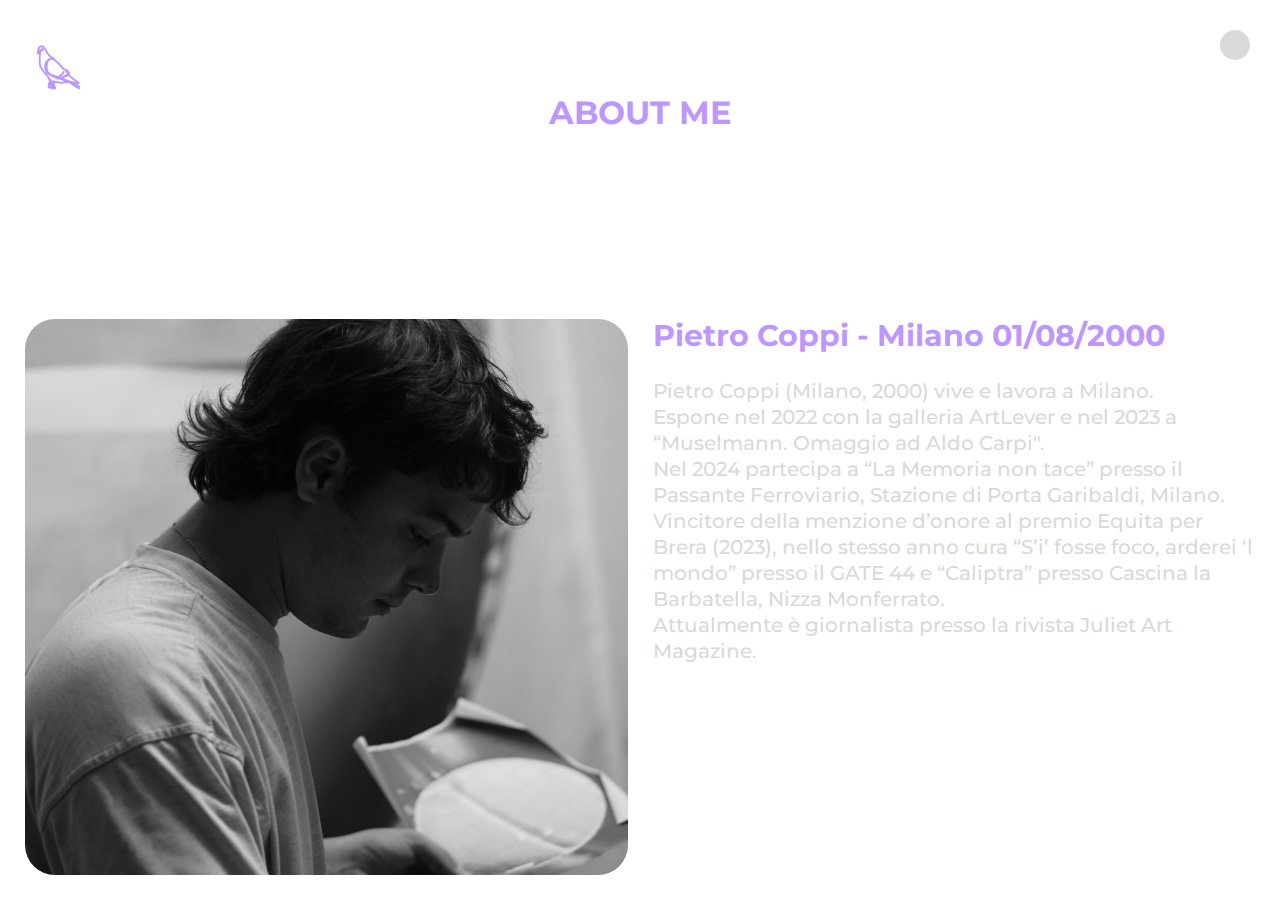
<file: about_me.html>
<html lang="en">

<head>
    <meta charset="UTF-8">
    <meta name="viewport" content="width=device-width, initial-scale=1.0">
    <title>Pitospaintings</title>
    <link rel="stylesheet" href="css/modern-normalize.css">
    <link rel="stylesheet" href="css/style.css">
    <link rel="stylesheet" href="/css/aboutme.css">
</head>

<body id="main">


    <!-- Header con titolo e INDIETRO -->
    <header>

        <a href="nav.html">
            <img id="piccione" src="immagini/picer.svg" alt="piccione eretto">
        </a>

        <h1>about me</h1>

    </header>


    <!-- Section con IMMAGINE e TESTO -->
    <section>
        
        <!--IMMAGINE-->
        <img src="/immagini/6pito/aboutmedue.JPG" alt="immagine" width="300px">

        <!--SOTTOTITOLO-->
        <h2>Pietro Coppi - Milano 01/08/2000</h2>

        <!--TESTO-->
        <div>
            <p class="text">Pietro Coppi (Milano, 2000) vive e lavora a Milano.</p>
            <p class="text">Espone nel 2022 con la galleria ArtLever e nel 2023 a “Muselmann. Omaggio ad Aldo Carpi".</p>
            <p class="text">Nel 2024 partecipa a “La Memoria non tace” presso il Passante Ferroviario, Stazione di Porta Garibaldi, Milano.</p>
            <p class="text">Vincitore della menzione d’onore al premio Equita per Brera (2023), nello stesso anno cura “S’i’ fosse foco, arderei ‘l mondo” presso il GATE 44 e “Caliptra” presso Cascina la Barbatella, Nizza Monferrato.</p>
            <p class="text">Attualmente è giornalista presso la rivista Juliet Art Magazine.</p>
        </div>

    </section>

    
    
    <!--Pulsante cambia MOD-->
    <div id="change_mode" onclick="change();">

        <svg width="30" height="30" viewBox="0 0 30 30" fill="none" xmlns="http://www.w3.org/2000/svg">
            <circle cx="15" cy="15" r="9" fill="#D9D9D9"/>
            <circle id="dentro" cx="15" cy="15" r="13.5" fill="#D9D9D9" stroke="#D9D9D9" stroke-width="3"/>
            </svg>
            
    </div>

    <script src="/js/contatti.js"></script>

</body>


</html>
</file>
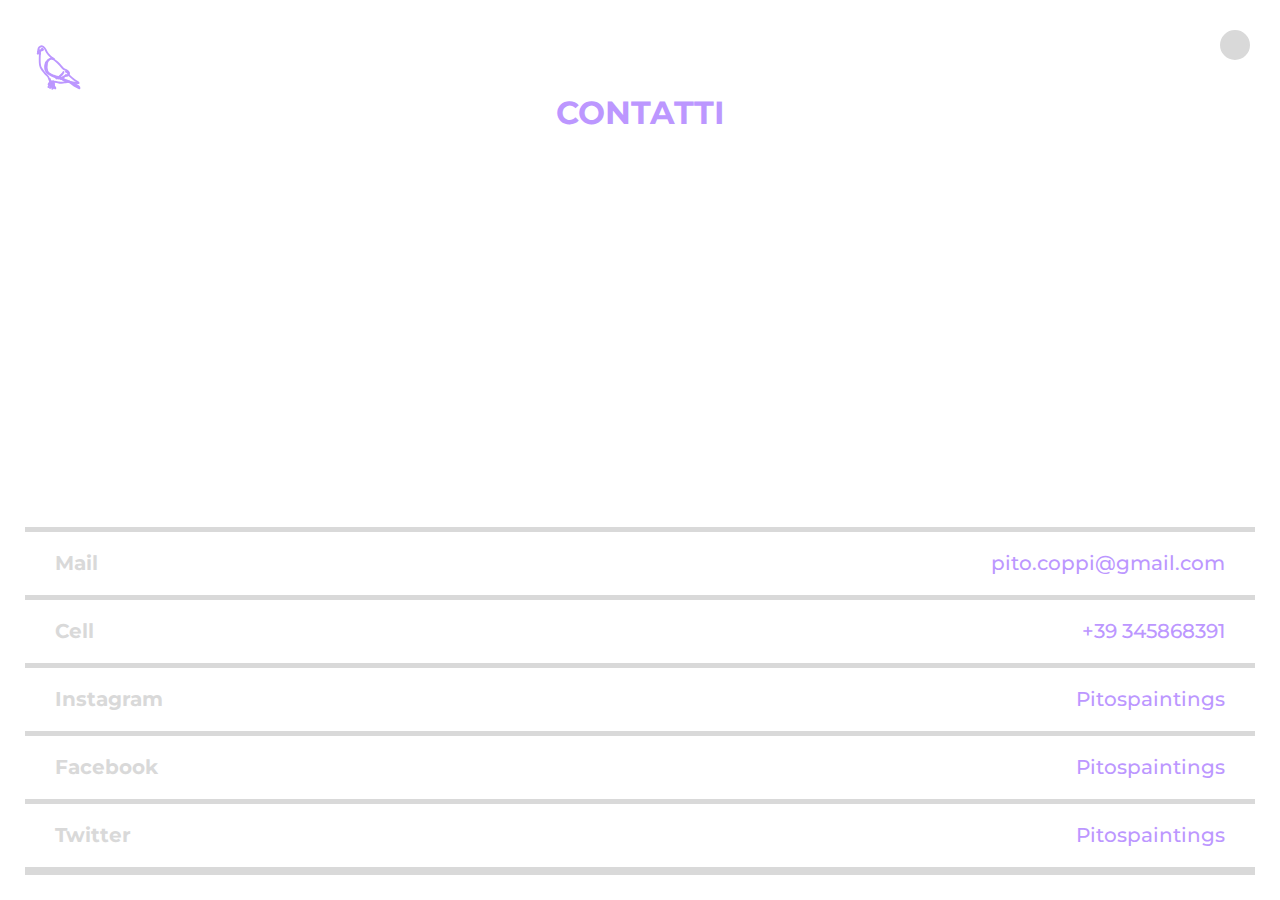
<file: contatti.html>
<html lang="en">

<head>
    <meta charset="UTF-8">
    <meta name="viewport" content="width=device-width, initial-scale=1.0">
    <title>Pitospaintings</title>
    <link rel="stylesheet" href="css/modern-normalize.css">
    <link rel="stylesheet" href="css/style.css">
    <link rel="stylesheet" href="css/contatti.css">
</head>

<body id="main" class="bodyLight">

    
    <!-- Header con titolo e INDIETRO -->
    <header> 

        <a href="nav.html">
          <img id="piccione" src="immagini/picer.svg" alt="piccione eretto">
        </a>

        <h1>contatti</h1>

    </header>

    <!-- TABELLA CONTATTI -->

        <ul>
            <li>
                <span class="cosa">Mail</span>
                <span class="oggetto">pito.coppi@gmail.com</span>
            </li>
            <li>
                <span class="cosa">Cell</span>
                <span class="oggetto">+39 345868391</span>
            </li>
            <li>
                <span class="cosa">Instagram</span>
                <span class="oggetto">Pitospaintings</span>
            </li>
            <li>
                <span class="cosa">Facebook</span>
                <span class="oggetto">Pitospaintings</span>
            </li>
            <li>
                <span class="cosa">Twitter</span>
                <span class="oggetto">Pitospaintings</span>
            </li>
        </ul>



 <!-- PULSANTE CHANGE MODE -->
  <div id="change_mode" onclick="change();">

    <svg width="30" height="30" viewBox="0 0 30 30" fill="none" xmlns="http://www.w3.org/2000/svg">
        <circle cx="15" cy="15" r="9" fill="#D9D9D9"/>
        <circle id="dentro" cx="15" cy="15" r="13.5" fill="#D9D9D9" stroke="#D9D9D9" stroke-width="3"/>
    </svg>    

  </div>

 <script src="/js/contatti.js"></script>
 
</body>

</html>
</file>
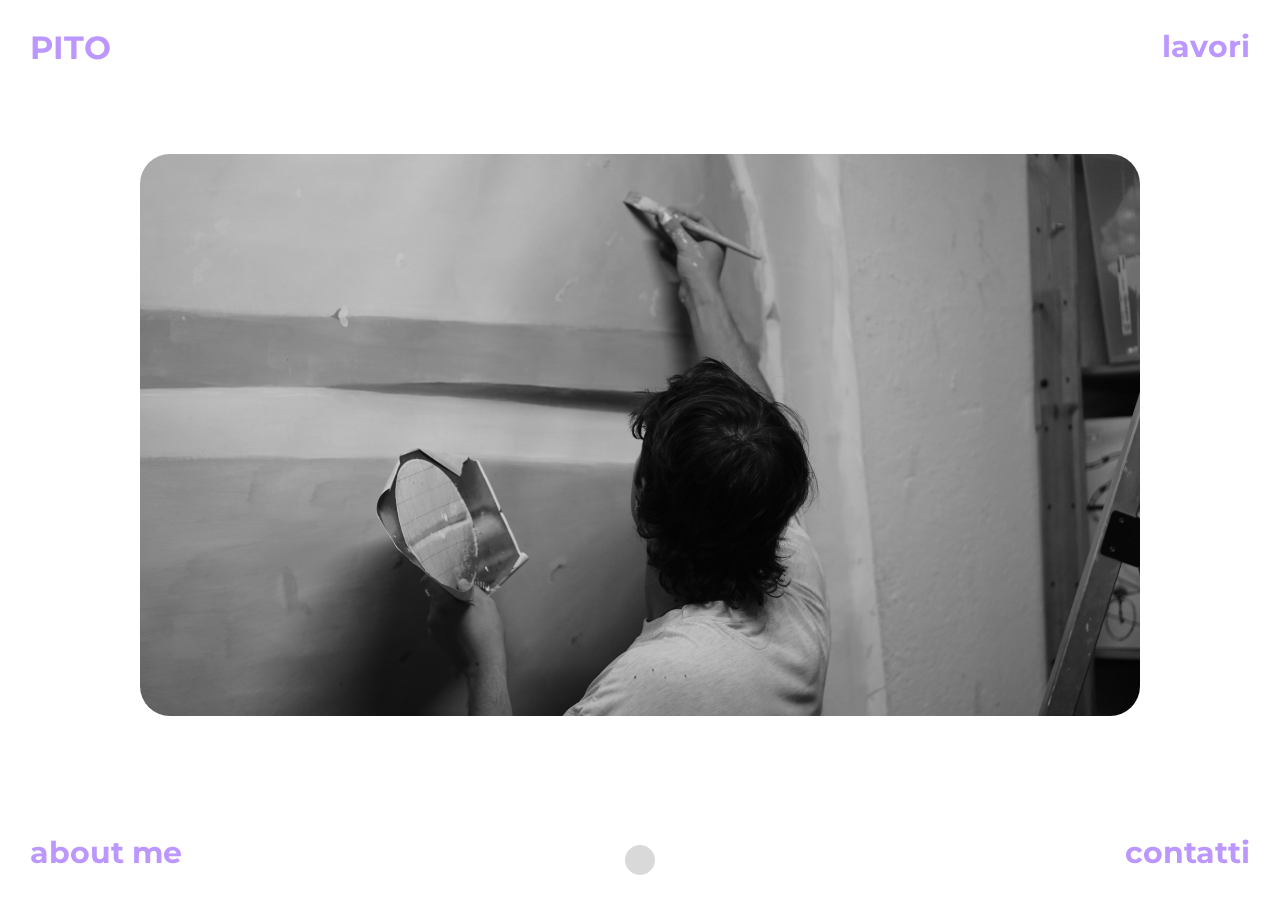
<file: nav.html>
<html lang="en">

<head>
    <meta charset="UTF-8">
    <meta name="viewport" content="width=device-width, initial-scale=1.0">
    <title>Pitospaintings</title>
    <link rel="stylesheet" href="css/modern-normalize.css">
    <link rel="stylesheet" href="css/style.css">
    <link rel="stylesheet" href="css/nav.css">
</head>



<body id="main">

<!-- TITOLO, con link a "copertina" --> 
 <a href="index.html">
    <h1>Pito</h1>   
</a>

<!-- Menù HOME -> (tutto negli angoli SU DEKSTOP) e  (allineato al centro SU MOBILE) -->
<nav>
    <ul class="menuhome">
        <li> 
            <a href="opere/">lavori</a>
        </li>
        <li>
            <a href="about_me.html">about me</a>
        </li>
        <li>
            <a href="contatti.html">contatti</a>
        </li>
    </ul>
</nav>

<!-- IMMAGINE -->
<div class="immagine">
    <img src="immagini/6pito/home.JPG" alt="testo alternativo">
</div>


 <!-- PULSANTE CHANGE MODE -->
 <div id="change_mode" onclick="change();">

    <svg class="cur" width="30" height="30" viewBox="0 0 30 30" fill="none" xmlns="http://www.w3.org/2000/svg">
        <circle cx="15" cy="15" r="9" fill="#D9D9D9"/>
        <circle id="dentro" cx="15" cy="15" r="13.5" fill="#D9D9D9" stroke="#D9D9D9" stroke-width="3"/>
    </svg>    

  </div>

 <script src="/js/contatti.js"></script>

</body>

</html>
</file>
<file: css/style.css>
@import url('https://fonts.googleapis.com/css2?family=Montserrat:ital,wght@0,100..900;1,100..900&display=swap');

html {
    font-size: 10px;
}

body {
    font-family: "Montserrat";
    color: #BC97FF;
    font-size: 2rem;
    padding: 2.5rem;
    cursor: url('/cursori/SVG/PALlil.svg'), auto;
}

a {
    color:inherit;
    text-decoration: none;
    cursor: url('/cursori/SVG/borlil.svg'), auto;

}

h1 {
    text-transform: uppercase;
    font-size: 3.2rem;
    font-weight: 700;
    margin: 0;
}

img {
    width: 100%;
    height: auto;
}
</file>
<file: css/operenav.css>
/* PICCIONE indietro */
#piccione {
    max-width: 5.5rem;
    position: absolute;
    top: 3rem;
    left: 3rem;
}

body {
    display: flex;
    flex-direction: column;
    height: 100%;
}

.home {
    text-align: center;
    display: flex;
    flex-direction: column;
    height: 100%;
} 



/* Hover per Menù con figure */
nav a:hover .shape {
    fill: transparent;
}

nav a:hover .text {
    fill: #BC97FF;
}

a:hover {
    color: #BC97FF;
}



/* Posizione Menù DESKTOP */
.operenavdekstop {
    margin: auto;
 }

/* DESKTOP */
@media (min-width:1024px) {    

    .operenavmobile {
        display: none;
    }

    /* Posizione LAVORI e NAV contatti e about me */
    #lavori {
        position: fixed;
        top: 3rem;
        right: 3rem;
        font-size: 3rem;
        font-weight: 700;
    }

    .contatti {
        position: fixed;
        bottom: 3rem;
        right: 3rem;
        font-size: 3rem;
        font-weight: 700;
    }

    .contatti:hover {
        transition: all 300ms;
        transform: rotate(30deg);
    }
    
    .aboutme {
        position: fixed;
        bottom: 3rem;
        left: 3rem;
        font-size: 3rem;
        font-weight: 700;
    }

    .aboutme:hover {
        transition: all 300ms;
        transform: rotate(-30deg);
    }
}



/* Posizione Menù MOBILE */
.operenavmobile {
    margin-top: auto;
    margin-bottom: 0;
    margin-left: auto;
    margin-right: auto;
}

/* MOBILE */
@media (max-width:1023px) {

    .operenavdekstop {
        display: none;
    }

    h1 {
        text-align: center;
        margin-top: 6rem;
     }

     .contatti {
        display: none;
     }

     .aboutme {
        display: none;
     }

     #change_mode {
        position: fixed;
        right: 3rem;
        top: 3rem;
    }
}










/*cambio stile - NON USATO*/
.bodyLight {
    background-color: white;
}

.bodyDark {
    background-color: black;
    .text {
        fill: black;
    }
}

/* Pulsante per cambiare stile */
#dentro:hover {
    fill: transparent;
    cursor: pointer;
}

 #change_mode {
    position: fixed;
    right: 7rem;
    top: 7rem;
 }
</file>
<file: css/aboutme.css>
body {
    display: flex;
    flex-direction: column;
    height: 100%;
}

h1 {
    text-align: center;
    margin-top: 7rem;
    margin-bottom: 5rem;
}

img {
    border-radius: 3rem;
}

h2 {
    text-align: center;
    margin-top: 5rem;
}

.text {
    text-align: center;
    color: #D9D9D9;
    font-weight: 500;
    line-height: 1.3;
}



#piccione {
    max-width: 5.5rem;
    position: absolute;
    top: 3rem;
    left: 3rem;
}


/* SERVIVA PER CAMBIO PICCIONE IN CSS
#piccione:hover {
    opacity: 0;
    transition: all 50ms;
}

#piccione90 {
    max-width: 5.5rem;
    position: absolute;
    top: 3rem;
    left: 3rem;
}
*/

.bodyLight {
    background-color: white;
}

.bodyDark {
    background-color: black;
}

#change_mode {
    position: absolute;
    right: 3rem;
    top: 3rem;
}

#dentro:hover {
    fill: transparent;
    cursor: pointer;

}



/* VERSIONE DEKSTOP */
@media (min-width:1024px) {

    h1 {
        margin-bottom: 0;
    }

    body {
        display: flex;
        flex-direction: column;
    }

    section {
        display: grid;
        grid-template-columns: 3fr 3fr;
        grid-template-rows: auto 1fr;
        grid-template-areas: "img title" "img text";
        gap: 2.5rem;
        margin-top: auto;
        margin-bottom: 0;
    }

    img {
        grid-area: img;
    }

    h2 {
        grid-area: title;
        margin: 0;
        text-align: left;
    }

    .text {
        grid-area: text;
        margin: 0;
        text-align: left;
    }
}
</file>
<file: css/contatti.css>
body {
    display: flex;
    flex-direction: column;
    height: 100%;
}

.cosa {
    color: #D9D9D9;
    font-weight: 700;
}

.oggetto {
    font-weight: 500;
}

li {
    display: flex;
    flex-direction: row;
    justify-content: space-between;
    border-top: 5px solid #D9D9D9;
    padding-top: 2rem;
    padding-bottom: 2rem;
}

ul {
    display: flex;
    flex-direction: column;
    padding: 0;
    margin: 0;
    border-bottom: 8px solid #D9D9D9;
    margin-top: auto;
}

h1 {
    text-align: center;
    margin-top: 7rem;
}


/* PICCIONE */

#piccione {
    max-width: 5.5rem;
    position: absolute;
    top: 3rem;
    left: 3rem;
}


/* Temi che cambiano */
.bodyLight {
    background-color: white;
}

.bodyDark {
    background-color: black;
    .oggetto {
        font-weight: 700;
    }
}


/* Pulsante per cambiare stile */
#change_mode {
    position: fixed;
    right: 3rem;
    top: 3rem;
}

#dentro:hover {
    fill: transparent;
    cursor: pointer;

}



/* RIENTRO in versione DESKTOP */
@media (min-width:1024px) {
    span {
        margin-left: 3rem;
        margin-right: 3rem;
    }
}
</file>
<file: css/nav.css>
/* VERSIONE MOBILE */

body {
    text-align: center;
    display: flex;
    flex-direction: column;
    height: 100%;
}


body nav {
    order: 2;
    margin: auto;
}

a {
    margin: auto;
}
.menuhome {
    font-size: 3rem;
    font-weight: 700;
    list-style: none;
    padding: 0rem;
    margin-bottom: 4.5rem;
    gap: 7rem;
    display: flex;
    flex-direction: column;

}



.immagine {
    border-radius: 3rem;
    overflow: hidden;
    max-width: 100rem;
    margin: auto;
}





/* VERSIONE DEKSTOP */
@media (min-width:1024px) {

    a {
        margin: 0;
    }

    h1 {
        position: fixed;
        top: 3rem;
        left: 3rem;
    }

    .home {
        justify-content: center;
        align-items: center;
    }

    nav {
        position: absolute;
    }

    li {
        transition: all 300ms;
    }


    li:first-child {
        position: fixed;
        top: 3rem;
        right: 3rem;
    }

    li:first-child:hover {
        transform: rotate(-30deg);
    }

    li:nth-child(2) {
        position: fixed;
        bottom: 3rem;
        left: 3rem;
    }

    li:nth-child(2):hover {
        transform: rotate(-30deg);
    }


    li:nth-child(3) {
        position: fixed;
        bottom: 3rem;
        right: 3rem;
    }
    
    li:nth-child(3):hover {
        transform: rotate(30deg);
    }
    
}




/* Temi che cambiano */
.bodyLight {
    background-color: white;
}

.bodyDark {
    background-color: black;
    .oggetto {
        font-weight: 700;
    }
}


/* Pulsante per cambiare stile */

#dentro:hover {
    fill: transparent;
    cursor: pointer;

}
</file>
